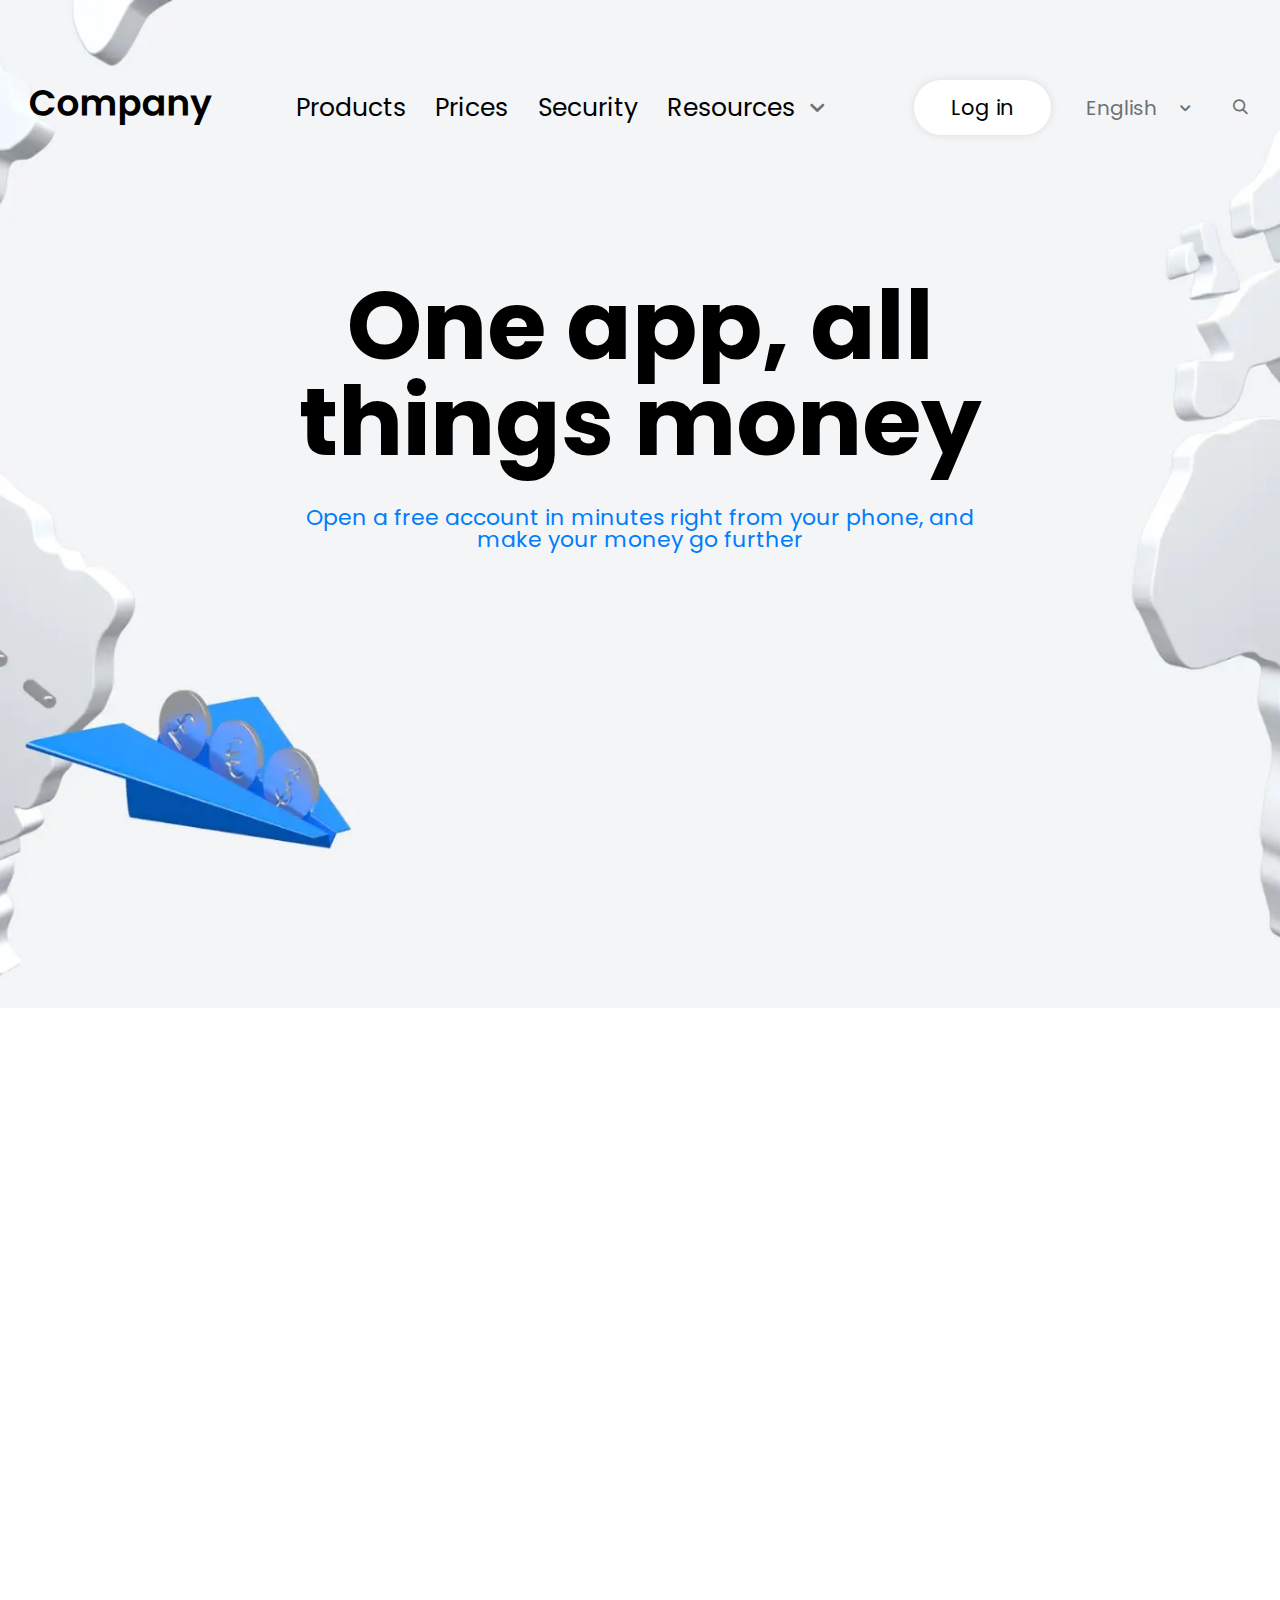
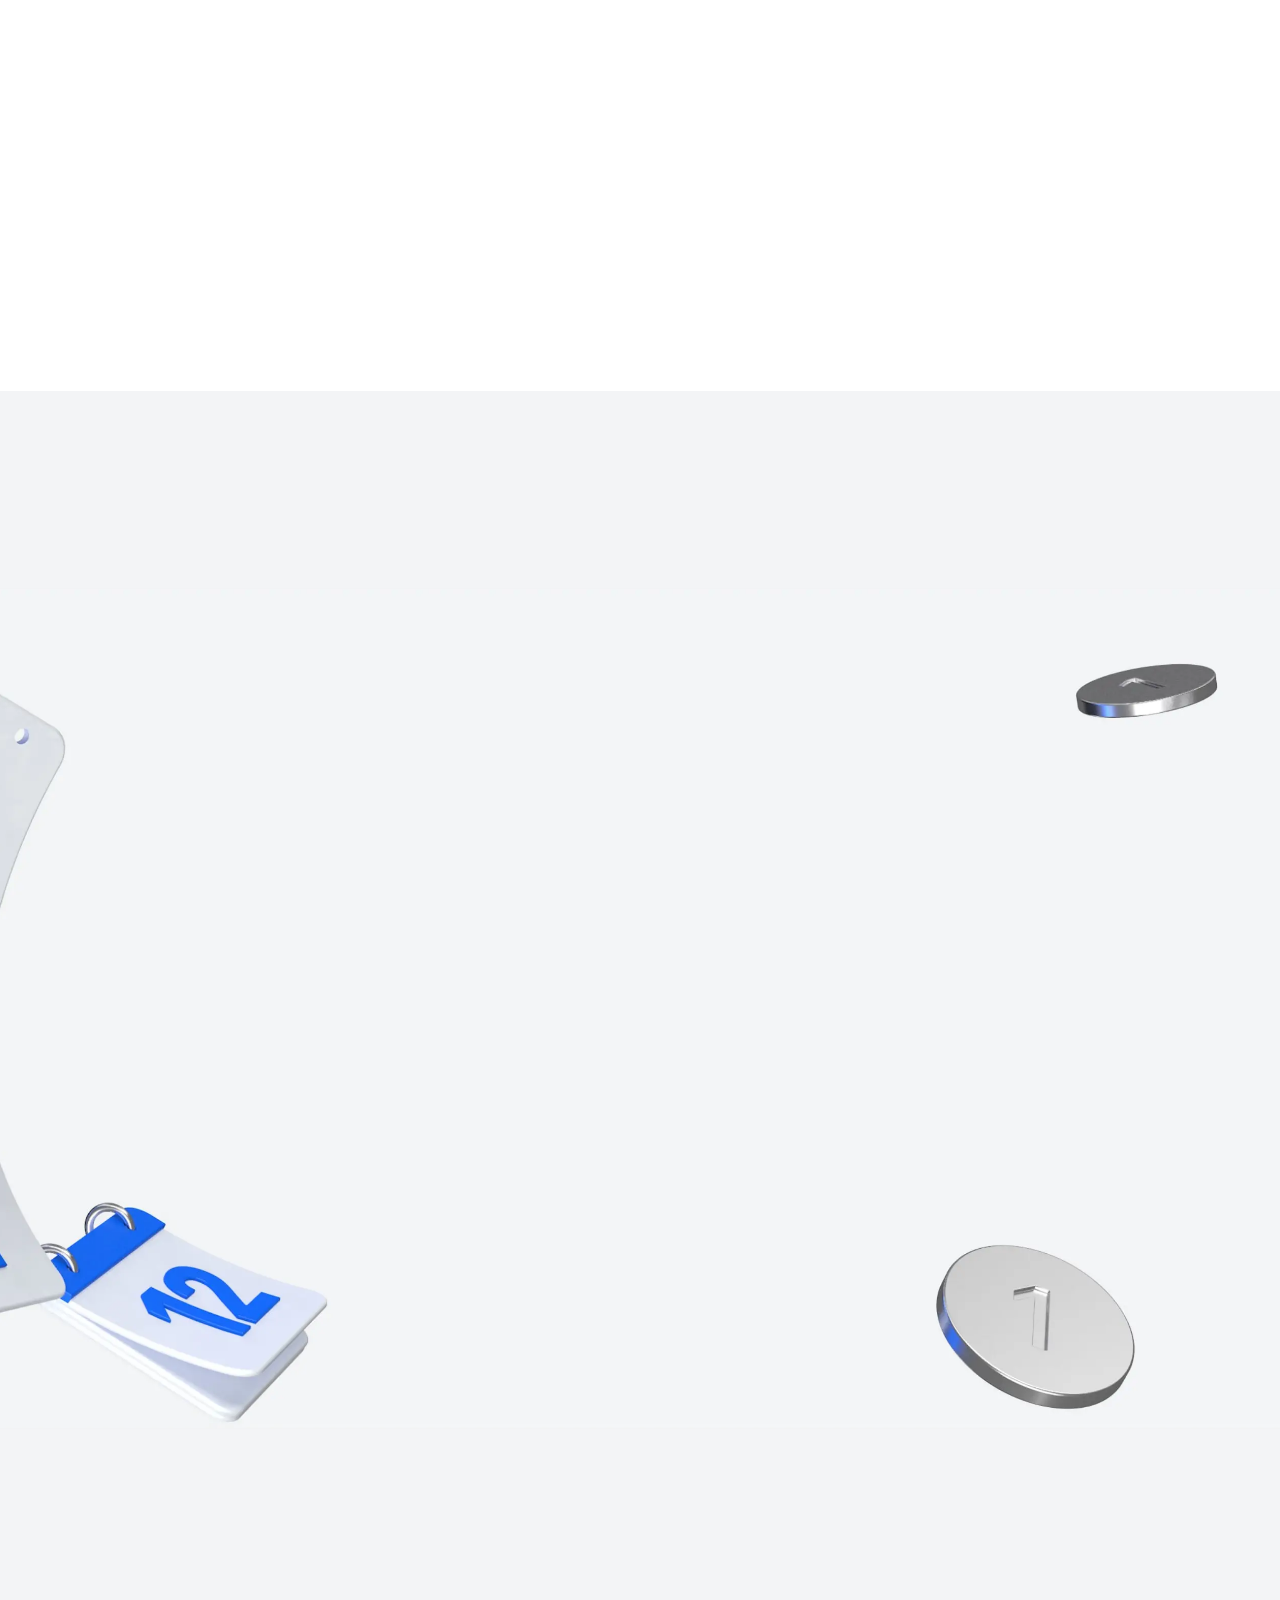
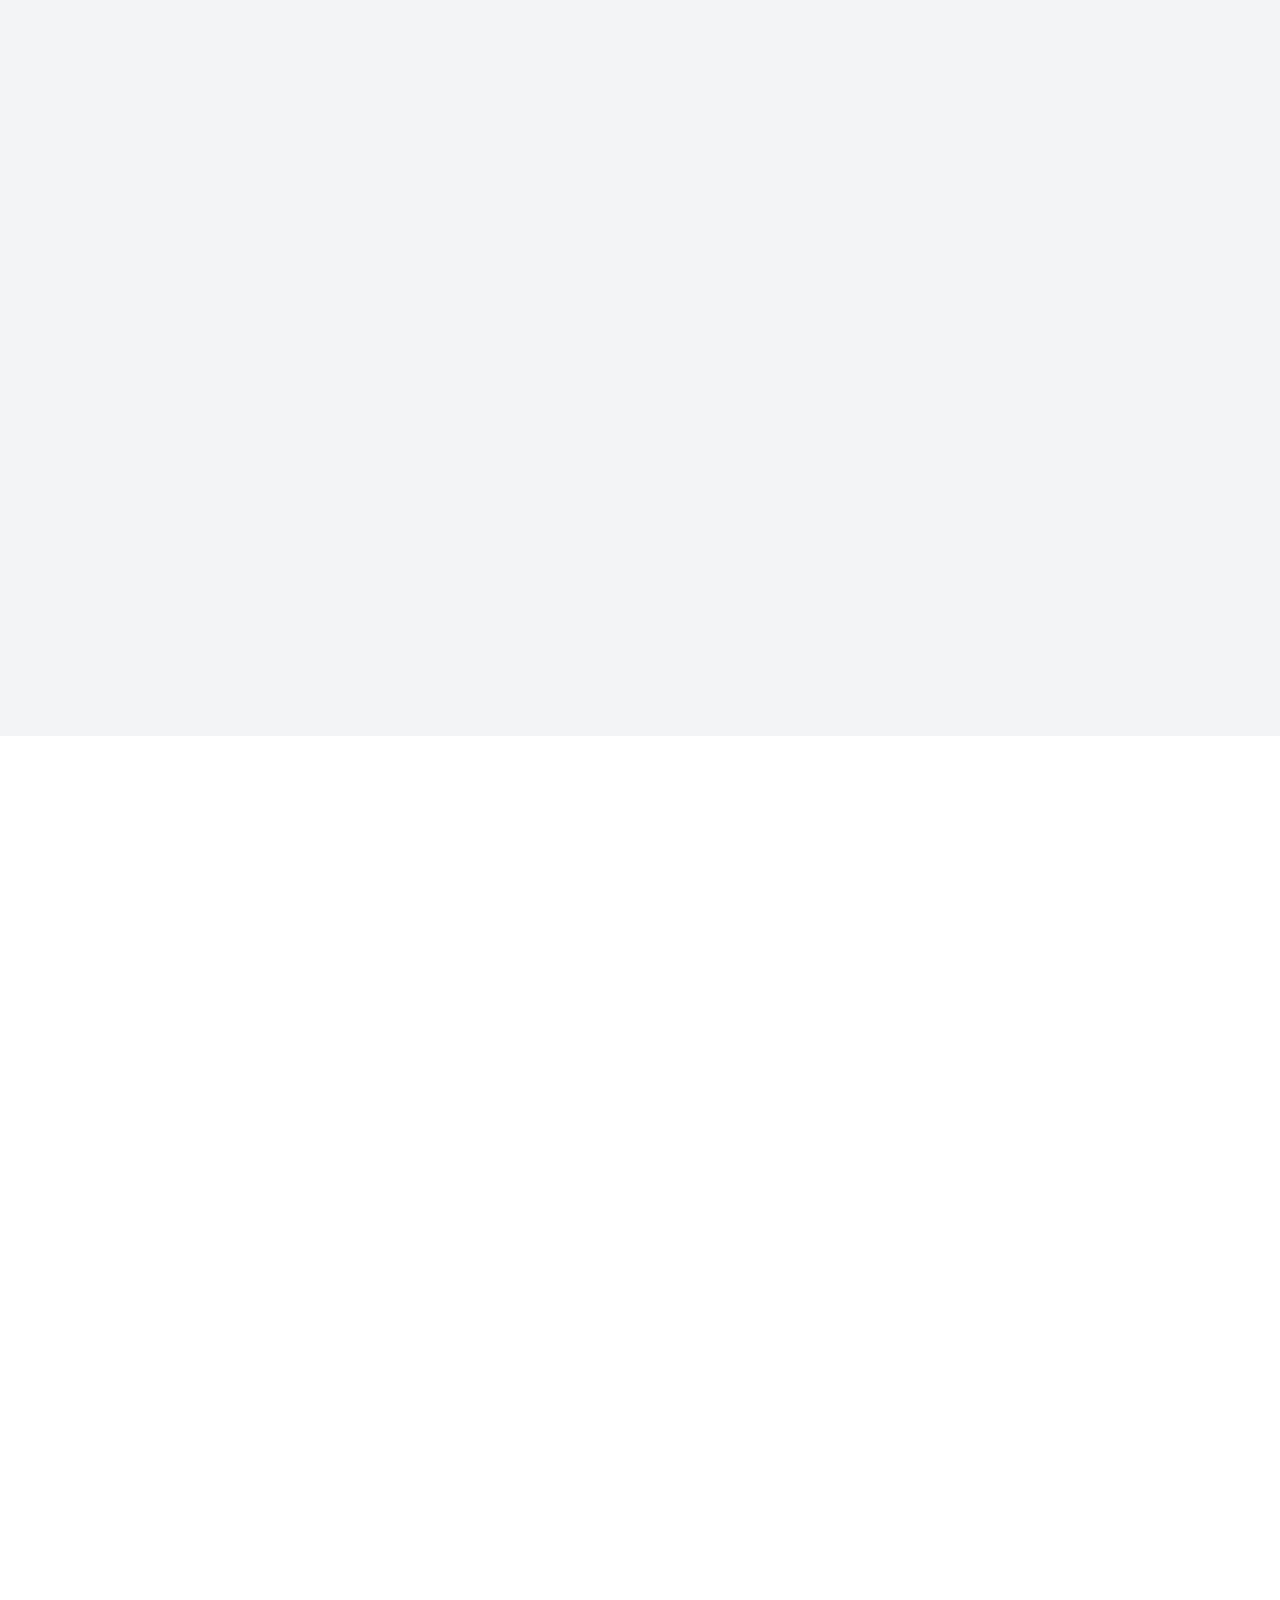
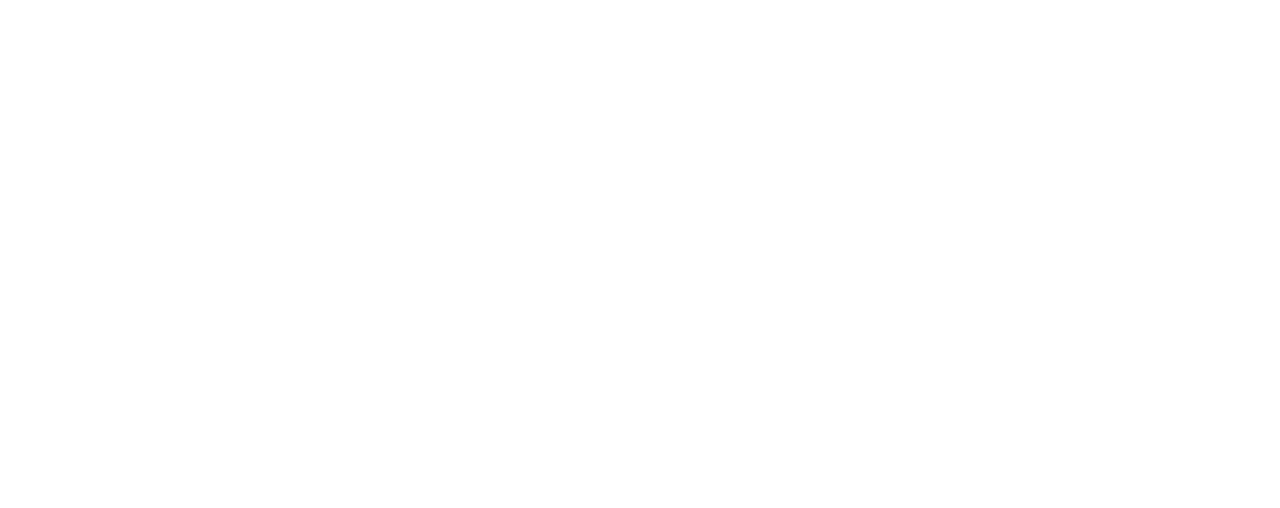
<file: index.html>
<!DOCTYPE html>
<html lang="ru">
 <head>
	<title>Main</title>
	<meta charset="UTF-8">
	<meta name="format-detection" content="telephone=no">
	<link rel="stylesheet" href="css/style.min.css?_v=20220322234123">
	<link rel="shortcut icon" href="favicon.ico">
	<!-- <meta name="robots" content="noindex, nofollow"> -->
	<!-- <meta name="viewport" content="width=device-width, initial-scale=1.0, maximum-scale=1.0, user-scalable=0"> -->
	<meta name="viewport" content="width=device-width, initial-scale=1.0">
</head>

<body>
	<div class="wrapper">
		<header class="header">
	<div class="header__container container">
		<div class="header__body">
			<a href="index.html" class="header__logo _icon-lOGO"></a>
			<div class="header__main">

				<div class="header__menu menu">
					<button type="button" class="menu__icon icon-menu">
						<span></span>
						<span></span>
						<span></span>
					</button>
					<nav class="menu__body">
						<ul data-spollers class="menu__list">
							<li class="menu__item">
								<a href="" class="menu__link">Products</a>
							</li>
							<li class="menu__item">
								<a href="" class="menu__link">Prices</a>
							</li>
							<li class="menu__item">
								<a href="" class="menu__link">Security</a>
							</li>
							<li class="menu__item">
								<a href="" data-spoller class="menu__link _icon-arrow-R">Resources</a>
								<div class="menu__spoller spoller-block">
									<div class="spoller-block__body">
										<div class="spoller-block__content">
											<a href="" class="spoller-block__title">About</a>
											<div class="spoller-block__text">We aim to continuously refine our services in highly
												dynamic
												industry</div>
										</div>
										<div class="spoller-block__content">
											<a href="" class="spoller-block__title">Careers</a>
											<div class="spoller-block__text">Come join our team and help us build the future.</div>
										</div>
										<div class="spoller-block__content">
											<a href="" class="spoller-block__title">Support</a>
											<div class="spoller-block__text">Answers to FAQs and how to contact our customer
												service
												team.</div>
										</div>
										<div class="spoller-block__content">
											<a href="" class="spoller-block__title">Blog</a>
											<div class="spoller-block__text">Aroduct announcements, company updates, and industry
												perspectives.</div>
										</div>
									</div>
								</div>
							</li>
						</ul>
						<div class="menu__actions"></div>
					</nav>
				</div>
			</div>
			<div data-da=".menu__actions,767.98" class="header__actions actions-header">
				<a href="Login.html" class="actions-header__button btn">Log in</a>
				<div class="actions-header__language">
					<select name="form[]" class="form">
						<option value="1" selected="selected">English</option>
						<option value="2">text1</option>
						<option value="3">text2</option>
						<option value="4">text3</option>
						<option value="5">text4</option>
						<option value="6">text</option>
						<option value="7">text</option>
						<option value="8">text</option>
						<option value="9">text</option>
						<option value="10">text</option>
						<option value="11">text</option>
						<option value="12">text</option>
						<option value="13">text</option>
						<option value="14">text</option>
					</select>
				</div>
				<div class="actions-header__search">
					<div class="search-form">
						<button type="button" class="search-form__icon _icon-Search"></button>
						<form name="mai" action="#" class="search-form__item">
							<div class="search-form__before"></div>
							<input autocomplete="off" type="text" name="forms" placeholder="Search" class="search-form__input">
							<input style="display: none;" name="forms" type="text">
						</form>
					</div>
				</div>
			</div>

		</div>

	</div>

</header>
		<main class="page">
			<section class="page-main main-page">
				<div class="main-page__fullscrin fullscrin">
					<div class="fullscrin__body">
						<div class="fullscrin__title _anim-items _anim-no-hide">One app, all things money
						</div>
						<div class="fullscrin__text _anim-items _anim-no-hide">Open a free account in minutes right from your
							phone, and make your
							money go further</div>
						<a href="" class="fullscrin__button button _icon-svg-gobbler _anim-items _anim-no-hide">Get
							started</a>
					</div>
				</div>
			</section>
			<section class="page-product product-page">
				<div class="product-page__container container">
					<div class="product-page__body">
						<div class="product-page__title _anim-items _anim-no-hide">PRODUCT SPECS</div>
						<div class="product-page__slider _anim-items _anim-no-hide">
							<div class="product-page__swiper">
								<div class="product-page__slide">
									<div class="product-page__image _ibg">
										<picture><source srcset="img/image/mo4/IMG1@2x.webp" type="image/webp"><img src="img/image/mo4/IMG1@2x.png" alt=""></picture>
									</div>
								</div>
								<div class="product-page__slide">
									<div class="product-page__image _ibg">
										<picture><source srcset="img/image/mo4/IMG2@2x.webp" type="image/webp"><img src="img/image/mo4/IMG2@2x.png" alt=""></picture>
									</div>
								</div>
								<div class="product-page__slide">
									<div class="product-page__image _ibg">
										<picture><source srcset="img/image/mo4/IMG3@2x.webp" type="image/webp"><img src="img/image/mo4/IMG3@2x.png" alt=""></picture>
									</div>
								</div>
								<div class="product-page__slide">
									<div class="product-page__image _ibg">
										<picture><source srcset="img/image/mo4/IMG4@2x.webp" type="image/webp"><img src="img/image/mo4/IMG4@2x.png" alt=""></picture>
									</div>
								</div>
								<div class="product-page__slide">
									<div class="product-page__image _ibg">
										<picture><source srcset="img/image/mo4/IMG5@2x.webp" type="image/webp"><img src="img/image/mo4/IMG5@2x.png" alt=""></picture>
									</div>
								</div>
								<div class="product-page__slide">
									<div class="product-page__image _ibg">
										<picture><source srcset="img/image/mo4/IMG6@2x.webp" type="image/webp"><img src="img/image/mo4/IMG6@2x.png" alt=""></picture>
									</div>
								</div>
							</div>
							<div class="product-page__controls controls-product">

								<div class="controls-product__arrows slider-arrows">
									<button type="button" class="slider-arrow slider-arrow_prev _icon-arrow-R"></button>
									<button type="button" class="slider-arrow slider-arrow_next _icon-arrow-R"></button>
								</div>
								<div class="controls-product__dotts"></div>
							</div>
						</div>
					</div>
				</div>
			</section>
			<section class="page-salary salary-page">
				<div class="salary-page__fullscrin fullscrin-salary">
					<div class="fullscrin-salary__body">
						<div class="fullscrin-salary__content _anim-items _anim-no-hide">
							<div class="fullscrin-salary__title">GET YOUR SALARY A DAY EARLY</div>
							<div class="fullscrin-salary__sub-title">You’ve earned it!</div>
						</div>
						<div class="fullscrin-salary__items">
							<div class="fullscrin-salary__row row _anim-items _anim-no-hide">
								<div class="row__content content-row">
									<div class="content-row__title">Enjoy payday brought to you a day sooner</div>
									<div class="content-row__text">Just switch your salary from your current bank to Revolut
										by simply sending a ready-made email</div>
									<a href="" class="content-row__link _icon-svg-gobbler">Get started</a>
								</div>
								<div class="row__image _ibg">
									<picture><source srcset="img/image/mo5/01-get-paid@2x.webp" type="image/webp"><img src="img/image/mo5/01-get-paid@2x.png" alt=""></picture>
								</div>
							</div>
							<div class="fullscrin-salary__row row _anim-items _anim-no-hide">
								<div class="row__content content-row">
									<div class="content-row__title">No fees, just cash</div>
									<div class="content-row__text">We won't take a penny of your hard earned cash, so you can
										fully enjoy your paycheck before everyone else!</div>
									<a href="" class="content-row__link _icon-svg-gobbler">Get started</a>
								</div>
								<div class="row__image _ibg">
									<picture><source srcset="img/image/mo5/02-no-fees@2x.webp" type="image/webp"><img src="img/image/mo5/02-no-fees@2x.png" alt=""></picture>
								</div>
							</div>
							<div class="fullscrin-salary__row row _anim-items _anim-no-hide">
								<div class="row__content content-row">
									<div class="content-row__title">No hassle – we’ve got it covered</div>
									<div class="content-row__text">Forget manual set-ups or confirmations. Once your salary's
										switched to Revolut, you'll just get your money a day early</div>
									<a href="" class="content-row__link _icon-svg-gobbler">Get started</a>
								</div>
								<div class="row__image _ibg">
									<picture><source srcset="img/image/mo5/03-no-fees@2x.webp" type="image/webp"><img src="img/image/mo5/03-no-fees@2x.png" alt=""></picture>
								</div>
							</div>
						</div>

					</div>
				</div>
			</section>
			<section class="page-mission mission-page">
				<div class="mission-page__container container">
					<div class="mission-page__title _anim-items _anim-no-hide">SECURITY IS OUR MISSION</div>
					<div class="mission-page__body">
						<div class="mission-page__item item-mission _anim-items _anim-no-hide">
							<div class="item-mission__image _ibg">
								<picture><source srcset="img/image/mo6/3D121_6-Digit-Password@2x.webp" type="image/webp"><img src="img/image/mo6/3D121_6-Digit-Password@2x.png" alt=""></picture>
							</div>
							<div class="item-mission__content content-mission">
								<div class="content-mission__title">Enjoy payday brought to you a day sooner</div>
								<div class="content-mission__text">Just switch your salary from your current bank to Revolut
									by
									simply
									sending a ready-made email</div>
								<div class="content-mission__link _icon-svg-gobbler"><span>Learn more</span></div>
							</div>
						</div>
						<div class="mission-page__item item-mission _anim-items _anim-no-hide">
							<div class="item-mission__image _ibg">
								<picture><source srcset="img/image/mo6/00-Hero-Security@2x.webp" type="image/webp"><img src="img/image/mo6/00-Hero-Security@2x.png" alt=""></picture>
							</div>
							<div class="item-mission__content content-mission">
								<div class="content-mission__title">Infrastructure Security</div>
								<div class="content-mission__text">All of our website data is transmitted over encrypted
									Transport Layer Security (TLS) connections.</div>
								<div class="content-mission__link _icon-svg-gobbler"><span>Learn more</span></div>
							</div>
						</div>
						<div class="mission-page__item item-mission _anim-items _anim-no-hide">
							<div class="item-mission__image _ibg">
								<picture><source srcset="img/image/mo6/03-Card-Data_2x.webp" type="image/webp"><img src="img/image/mo6/03-Card-Data_2x.png" alt=""></picture>
							</div>
							<div class="item-mission__content content-mission">
								<div class="content-mission__title">Internal Controls</div>
								<div class="content-mission__text">Multiple signatures are required to transfer cryptocurrency
								</div>
								<div class="content-mission__link _icon-svg-gobbler"><span>Learn more</span></div>
							</div>
						</div>
						<div class="mission-page__item item-mission _anim-items _anim-no-hide">
							<div class="item-mission__image _ibg">
								<picture><source srcset="img/image/mo6/04-Security@2x.webp" type="image/webp"><img src="img/image/mo6/04-Security@2x.png" alt=""></picture>
							</div>
							<div class="item-mission__content content-mission">
								<div class="content-mission__title">Crypto Security</div>
								<div class="content-mission__text">All private keys are stored and managed there for their
									lifetime.
								</div>
								<div class="content-mission__link _icon-svg-gobbler"><span>Learn more</span></div>
							</div>
						</div>
					</div>
				</div>
			</section>
		</main>
	</div>
	<script src="js/app.min.js?_v=20220322234123"></script>
</body>

</html>
</file>
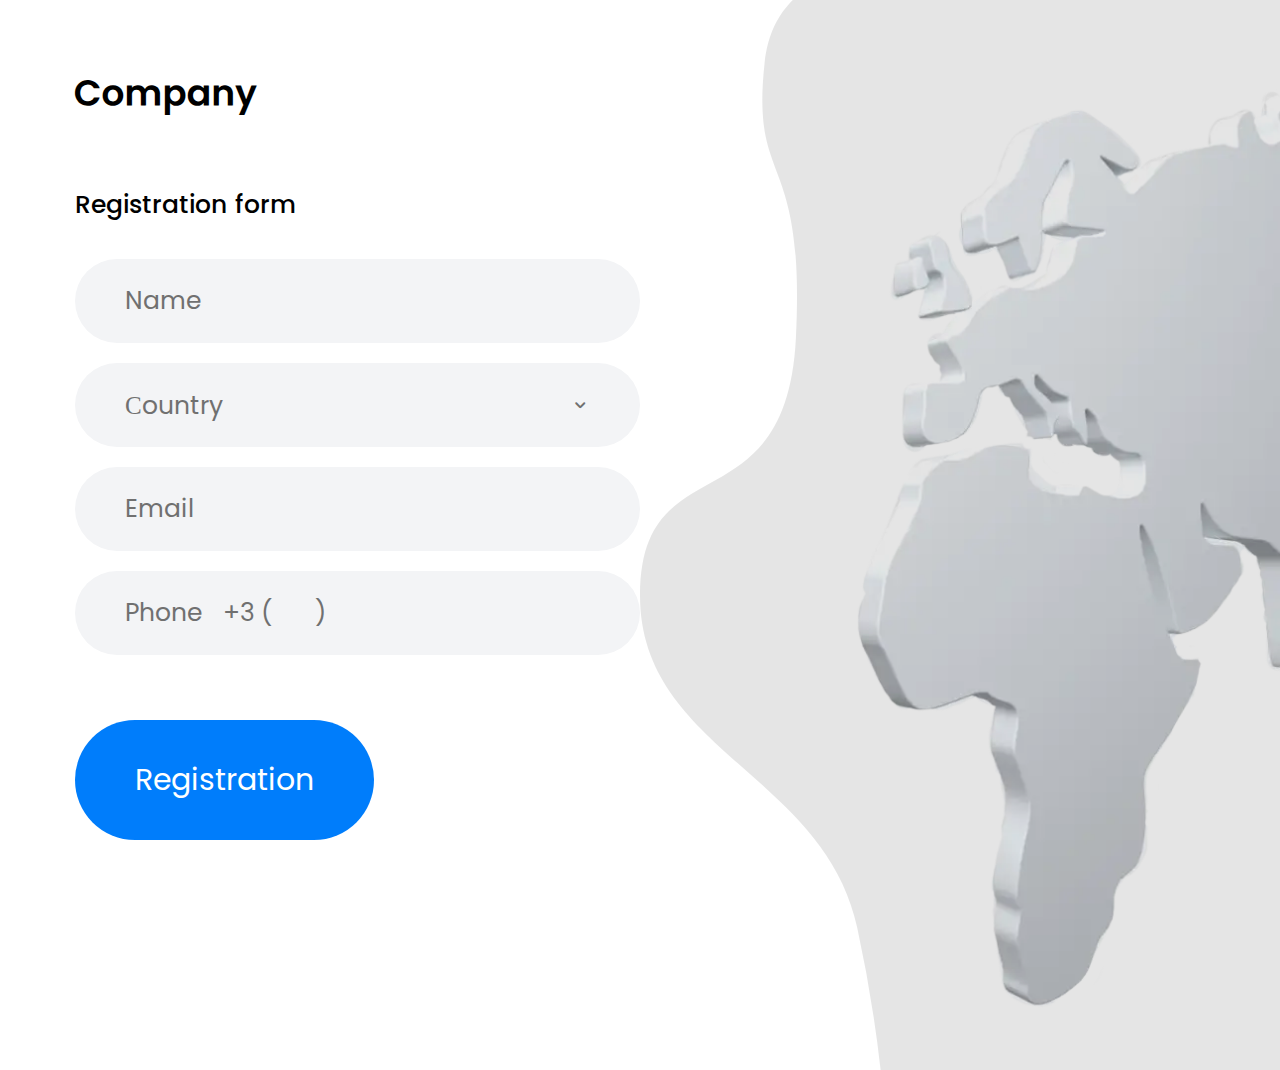
<file: Login.html>
<!DOCTYPE html>
<html lang="ru">
 <head>
	<title>Log in</title>
	<meta charset="UTF-8">
	<meta name="format-detection" content="telephone=no">
	<link rel="stylesheet" href="css/style.min.css?_v=20220322234123">
	<link rel="shortcut icon" href="favicon.ico">
	<!-- <meta name="robots" content="noindex, nofollow"> -->
	<!-- <meta name="viewport" content="width=device-width, initial-scale=1.0, maximum-scale=1.0, user-scalable=0"> -->
	<meta name="viewport" content="width=device-width, initial-scale=1.0">
</head>

<body>
	<div class="wrapper">

		<main class="page">
			<div class="page-registration registration-page">
				<div class="registration-page__fullscrin fullscrin-registration">
					<div class="fullscrin-registration__comp"></div>


					<div class="fullscrin-registration__body">
						<div class="fullscrin-registration__items">
							<div class="fullscrin-registration__welcome">
								<a href="index.html" class="fullscrin-registration__logo _icon-lOGO"></a>
								<div class="fullscrin-registration__title">Registration form
								</div>
							</div>
							<div data-da=".page-form,991.98" class="fullscrin-registration__form form-login">
								<form name="mai" action="#" class="form-login__forma _anim-items _anim-no-hide">
									<div class="form-login__item">
										<input autocomplete="off" type="text" name="forms" placeholder="Name"
											class="form-login__name inp">
									</div>
									<div class="form-login__item">
										<select name="form[]" class="form-login__sel inp">
											<option value=" 1" selected="selected">Сountry</option>
											<option value="2">text1</option>
											<option value="3">text2</option>
											<option value="4">text3</option>
											<option value="5">text4</option>
										</select>
									</div>
									<div class="form-login__item">
										<input autocomplete="off" type="text" name="forms" placeholder="Email"
											class="form-login__email inp">
									</div>
									<div class="form-login__item">

										<input id="phone-mask" autocomplete="off" type="pnone" name="forms"
											style="color: #707070;" class="form-login__phone inp">
									</div>
								</form>
								<a href="" class="form-login__button butt _anim-items _anim-no-hide">Registration</a>
							</div>
						</div>
					</div>
				</div>
			</div>
			<div class="page-form"></div>
		</main>
	</div>
	<script src="js/app.min.js?_v=20220322234123"></script>
</body>

</html>
</file>
<file: css/style.min.css>
@import url('https://fonts.googleapis.com/css2?family=Poppins:wght@400; 500;600;700&display=swap');@font-face{font-family:icons;font-display:swap;src:url(../fonts/icons.woff2) format("woff2"),url(../fonts/icons.woff) format("woff");font-weight:400;font-style:normal}.search-form__before::before,.select__option::before,.select__value:before,.slider-arrow_next::after,.spoller-block__title::after,[class*=" _icon-"]:before,[class^=_icon-]:before{font-family:icons;font-style:normal;font-weight:400;font-variant:normal;text-transform:none;line-height:1;-webkit-font-smoothing:antialiased;-moz-osx-font-smoothing:grayscale}[class*=" _icon-"]:before,[class^=_icon-]:before{display:block}._icon-fon-reg:before{content:"\e905";color:#007dfb}._icon-arrow-R:before{content:"\e900";color:#707070}._icon-check:before{content:"\e901";color:#707070}._icon-lOGO:before{content:"\e902"}._icon-Search:before{content:"\e903";color:#707070}._icon-svg-gobbler:before{content:"\e904";color:#707070}*{padding:0;margin:0;border:0}*,:after,:before{-webkit-box-sizing:border-box;box-sizing:border-box}aside,footer,header,nav,section{display:block}html{font-size:16px}body,html{height:100%;min-width:320px}body{line-height:1;font-family:Poppins;-ms-text-size-adjust:100%;-moz-text-size-adjust:100%;-webkit-text-size-adjust:100%}button,input,textarea{font-family:Poppins;font-size:inherit}input::-ms-clear{display:none}button{cursor:pointer;background-color:inherit}button::-moz-focus-inner{padding:0;border:0}a,a:visited{text-decoration:none}a:hover{text-decoration:none}ul li{list-style:none}img{vertical-align:top}h1,h2,h3,h4,h5,h6{font-weight:inherit;font-size:inherit}body{color:#000}body._lock{overflow:hidden}.wrapper{width:100%;min-height:100%;overflow:hidden;display:-webkit-box;display:-ms-flexbox;display:flex;-webkit-box-orient:vertical;-webkit-box-direction:normal;-ms-flex-direction:column;flex-direction:column}.container{max-width:1160px;margin:0 auto;padding:0 15px}._container{max-width:1160px;margin:0 auto}.button{display:-webkit-inline-box;display:-ms-inline-flexbox;display:inline-flex;-webkit-box-orient:horizontal;-webkit-box-direction:reverse;-ms-flex-direction:row-reverse;flex-direction:row-reverse;padding-left:49px;padding-right:69px;padding-top:45px;padding-bottom:45px;color:#fff;font-weight:400;font-size:30px;border-radius:62px;background-color:#007dfb}.button::before{color:#fff;margin:0 0 0 15px;font-size:25px}.btn{display:-webkit-inline-box;display:-ms-inline-flexbox;display:inline-flex;padding-left:37px;padding-right:37px;padding-top:17px;padding-bottom:17px;background-color:#fff;color:#000;-webkit-box-shadow:0 0 10px #0000001a;box-shadow:0 0 10px #0000001a;border-radius:28px;font-size:21px}.butt{display:-webkit-inline-box;display:-ms-inline-flexbox;display:inline-flex;-webkit-box-orient:horizontal;-webkit-box-direction:reverse;-ms-flex-direction:row-reverse;flex-direction:row-reverse;padding-left:60px;padding-right:60px;padding-top:45px;padding-bottom:45px;color:#fff;font-weight:400;font-size:30px;border-radius:62px;background-color:#007dfb}.select{position:relative}.select ::-webkit-scrollbar{width:0}.select__item{position:relative}.select__title{cursor:pointer}.select__value{display:-webkit-box;display:-ms-flexbox;display:flex;height:0;padding:0 0;-webkit-box-align:center;-ms-flex-align:center;align-items:center;-webkit-box-pack:justify;-ms-flex-pack:justify;justify-content:space-between;-webkit-box-orient:horizontal;-webkit-box-direction:reverse;-ms-flex-direction:row-reverse;flex-direction:row-reverse}.select__value span{color:#707070;font-size:20px;height:1em}.select__value:before{content:"\e900";-webkit-transform:rotate(90deg);-ms-transform:rotate(90deg);transform:rotate(90deg);color:#707070;font-size:18px;-webkit-transition:all .3s ease 0s;-o-transition:all .3s ease 0s;transition:all .3s ease 0s;margin-left:20px}.select__input{width:100%;background-color:transparent;height:100%}.select__options{color:#fff;position:absolute;top:20px;min-width:176px;max-height:340px;left:-25px;border:1px solid #ffffff73;border-radius:42px;background-color:rgba(177,175,175,.9);overflow:auto;padding:14px 18px 5px 18px;font-size:20px}.select__option{cursor:pointer;margin:0 0 5px 0}.select__option::before{display:-webkit-box;display:-ms-flexbox;display:flex;-webkit-box-orient:horizontal;-webkit-box-direction:reverse;-ms-flex-direction:row-reverse;flex-direction:row-reverse;-webkit-transform:translate(0,100%);-ms-transform:translate(0,100%);transform:translate(0,100%);content:"\e901";color:#fff;font-size:16px;opacity:0}.select__option.active::before{color:#fff;opacity:1}.select._active{z-index:5}.select._active .select__value:before{-webkit-transform:rotate(-90deg);-ms-transform:rotate(-90deg);transform:rotate(-90deg)}.select._active .select__options{display:block}._ibg{position:relative}._ibg img{position:absolute;width:100%;height:100%;top:0;left:0;-o-object-fit:cover;object-fit:cover}body.ie ._ibg{background-position:center;background-size:cover;background-repeat:no-repeat}body.ie ._ibg img{width:0;height:0;opacity:0;visibility:hidden}.swiper{overflow:hidden}.swiper-wrapper{width:100%;height:100%;-webkit-box-sizing:content-box;box-sizing:content-box;display:-webkit-box;display:-ms-flexbox;display:flex;position:relative}.swiper-vertical .swiper-wrapper{-webkit-box-orient:vertical;-webkit-box-direction:normal;-ms-flex-direction:column;flex-direction:column}.swiper-autoheight .swiper-wrapper{-webkit-box-align:start;-ms-flex-align:start;align-items:flex-start}.swiper-initialized .swiper-slide{-ms-flex-negative:0;flex-shrink:0}.swiper-android .swiper-slide,.swiper-android .swiper-wrapper{-webkit-transform:translate3d(0,0,0);transform:translate3d(0,0,0)}.swiper-button-lock{display:none!important}.header{padding-top:80px;z-index:5;position:absolute;top:0;left:0;width:100%}.header__container{max-width:1920px;margin:0 auto}.header__body{display:-webkit-box;display:-ms-flexbox;display:flex;-webkit-box-align:center;-ms-flex-align:center;align-items:center;min-height:50px;-webkit-box-pack:justify;-ms-flex-pack:justify;justify-content:space-between;gap:15px;width:100%;padding:0 15px}.header__main{display:-webkit-box;display:-ms-flexbox;display:flex}.header__logo{font-size:35px;display:-webkit-box;display:-ms-flexbox;display:flex;z-index:14;-webkit-box-orient:horizontal;-webkit-box-direction:reverse;-ms-flex-direction:row-reverse;flex-direction:row-reverse;-webkit-box-flex:0;-ms-flex:0 1 25%;flex:0 1 25%;color:#000}.header__actions{display:-webkit-box;display:-ms-flexbox;display:flex}.menu::before{content:"";position:fixed;width:100%;height:100px;top:-100%;right:0;background-color:rgba(248,248,248,.1);backdrop-filter:blur(16px);-webkit-backdrop-filter:blur(16px);-webkit-transition:left .5s ease 0s;-o-transition:left .5s ease 0s;transition:left .5s ease 0s;z-index:11}.menu._active::before{top:0}.menu__list{display:-webkit-box;display:-ms-flexbox;display:flex;gap:42px}.menu__item{display:-webkit-box;display:-ms-flexbox;display:flex;-webkit-box-align:center;-ms-flex-align:center;align-items:center}.menu__link{display:-webkit-box;display:-ms-flexbox;display:flex;-webkit-box-orient:horizontal;-webkit-box-direction:reverse;-ms-flex-direction:row-reverse;flex-direction:row-reverse;color:#000;font-size:30px;font-weight:400;-webkit-transition:all .3s ease 0s;-o-transition:all .3s ease 0s;transition:all .3s ease 0s}.menu__link::before{-webkit-transform:rotate(-270deg);-ms-transform:rotate(-270deg);transform:rotate(-270deg);margin:0 0 0 10px}.menu__link._active{color:#5271f3}.menu__link._active::before{-webkit-transform:rotate(-90deg);-ms-transform:rotate(-90deg);transform:rotate(-90deg);-webkit-transition:all .3s ease 0s;-o-transition:all .3s ease 0s;transition:all .3s ease 0s;color:#5271f3}.spoller-block{position:absolute;top:50px;left:150px}.spoller-block__title{color:#000;font-size:25px;display:-webkit-inline-box;display:-ms-inline-flexbox;display:inline-flex;max-width:120px;-webkit-box-align:center;-ms-flex-align:center;align-items:center;-webkit-transition:all .3s ease 0s;-o-transition:all .3s ease 0s;transition:all .3s ease 0s}.spoller-block__title:not(:last-child){margin:0 0 20px 0}.spoller-block__title::after{content:"";content:"\e904";font-size:13px;margin:0 0 0 11px;opacity:0}.spoller-block__text{color:#000;font-size:18px}.actions-header{z-index:18;display:-webkit-box;display:-ms-flexbox;display:flex;-webkit-box-align:center;-ms-flex-align:center;align-items:center;gap:35px}.search-form._active .search-form__item{top:150px;opacity:1;visibility:visible}.search-form._active .search-form__icon::before{color:#000}.search-form__icon::before{font-size:20px;color:#707070}.search-form__item{opacity:0;visibility:hidden;z-index:6;display:-webkit-box;display:-ms-flexbox;display:flex;-webkit-box-orient:horizontal;-webkit-box-direction:reverse;-ms-flex-direction:row-reverse;flex-direction:row-reverse;position:absolute;top:-100%;right:23px;-webkit-transition:all .5s ease 0s;-o-transition:all .5s ease 0s;transition:all .5s ease 0s;width:340px}.search-form__before::before{position:absolute;top:20px;right:22px;color:#707070;content:"\e903";font-size:15px}.search-form__before._active::before{color:#007dfb}.search-form__input{padding:15px 50px 15px 38px;border-radius:28px;width:100%;height:55px;color:#707070;-webkit-box-shadow:0 0 10px #007dfb;box-shadow:0 0 10px #007dfb;border-radius:28px}.search-form__input._active{border:2px solid #007dfb;-webkit-box-shadow:none;box-shadow:none;outline-style:none}.icon-menu{display:none}.no-webp .fullscrin-registration{background:url(../img/image/fon-login.png) right/cover no-repeat}.fullscrin-registration{display:-webkit-box;display:-ms-flexbox;display:flex;height:100%;-webkit-box-orient:horizontal;-webkit-box-direction:reverse;-ms-flex-direction:row-reverse;flex-direction:row-reverse;position:relative}.fullscrin-registration__comp{position:absolute;top:0;right:0;width:730px;background:url(../img/image/component.svg) left/cover no-repeat;height:100%}.fullscrin-registration__body{width:100%;max-width:1160px;margin:0 auto;padding-left:15px;padding-right:15px;padding-top:80px;padding-bottom:230px}.fullscrin-registration__welcome{display:-webkit-box;display:-ms-flexbox;display:flex;-webkit-box-orient:vertical;-webkit-box-direction:normal;-ms-flex-direction:column;flex-direction:column}.fullscrin-registration__logo{font-weight:600;font-size:35px;color:#000;margin-bottom:77px}.fullscrin-registration__title{font-weight:500;font-size:25px;color:#000;margin-bottom:42px}.form-login__forma{display:-webkit-box;display:-ms-flexbox;display:flex;-webkit-box-orient:vertical;-webkit-box-direction:normal;-ms-flex-direction:column;flex-direction:column;gap:20px;-webkit-transform:translate(0,50%);-ms-transform:translate(0,50%);transform:translate(0,50%);opacity:0;-webkit-transition:all .7s ease 0s;-o-transition:all .7s ease 0s;transition:all .7s ease 0s}.form-login__forma:not(:last-child){margin-bottom:65px}.form-login__forma._active{-webkit-transform:translate(0,0);-ms-transform:translate(0,0);transform:translate(0,0);opacity:1}.form-login__item{max-width:50%}.form-login__button{-webkit-transform:translate(0,70%);-ms-transform:translate(0,70%);transform:translate(0,70%);opacity:0;-webkit-transition:all .7s ease 0s;-o-transition:all .7s ease 0s;transition:all .7s ease 0s}.form-login__button._active{-webkit-transform:translate(0,0);-ms-transform:translate(0,0);transform:translate(0,0);opacity:1}.inp{border-radius:52px;background-color:#f3f4f6;padding:23px 50px;width:100%;color:#707070;min-height:84px;font-size:25px}.inp .select__options{width:100%;left:0;top:75px}.inp .select__title{color:#707070}.inp .select__value{padding:19px 0;display:-webkit-box;display:-ms-flexbox;display:flex;-webkit-box-pack:justify;-ms-flex-pack:justify;justify-content:space-between;color:#707070}.inp .select__value span{color:#707070;font-size:25px}.inp._active{border:2px solid #007dfb;outline-style:none}input::-webkit-input-placeholder{color:#707070}input::-moz-placeholder{color:#707070}input:-ms-input-placeholder{color:#707070}input::-ms-input-placeholder{color:#707070}input::placeholder{color:#707070}.page{-webkit-box-flex:1;-ms-flex:1 1 auto;flex:1 1 auto}.no-webp .fullscrin{background:url(../img/image/fon.png) center/cover no-repeat}.fullscrin{display:-webkit-box;display:-ms-flexbox;display:flex;height:100%;-webkit-box-align:center;-ms-flex-align:center;align-items:center}.fullscrin__body{width:100%;max-width:714px;margin:0 auto;padding-top:278px;padding-bottom:67px;padding-left:15px;padding-right:15px;text-align:right}.fullscrin__title{font-size:96px;letter-spacing:0;color:#000;font-weight:700;text-align:center;-webkit-transform:translate(0,80%);-ms-transform:translate(0,80%);transform:translate(0,80%);opacity:0;-webkit-transition:all .7s ease 0s;-o-transition:all .7s ease 0s;transition:all .7s ease 0s}.fullscrin__title:not(:last-child){margin:0 0 37px 0}.fullscrin__title._active{-webkit-transform:translate(0,0);-ms-transform:translate(0,0);transform:translate(0,0);opacity:1}.fullscrin__text{font-size:22px;letter-spacing:0;font-weight:400;text-align:center;color:#007dfb;-webkit-transform:translate(0,120%);-ms-transform:translate(0,120%);transform:translate(0,120%);opacity:0;-webkit-transition:all .7s ease .2s;-o-transition:all .7s ease .2s;transition:all .7s ease .2s}.fullscrin__text:not(:last-child){margin-bottom:270px}.fullscrin__text._active{-webkit-transform:translate(0,0);-ms-transform:translate(0,0);transform:translate(0,0);opacity:1}.fullscrin__button{-webkit-transform:translate(0,80%);-ms-transform:translate(0,80%);transform:translate(0,80%);opacity:0;-webkit-transition:all .8s ease 0s;-o-transition:all .8s ease 0s;transition:all .8s ease 0s}.fullscrin__button._active{-webkit-transform:translate(0,0);-ms-transform:translate(0,0);transform:translate(0,0);opacity:1}.product-page__container{padding-top:144px;padding-bottom:144px}.product-page__title{text-align:center;font-weight:600;color:#007dfb;text-transform:uppercase;font-size:35px;-webkit-transform:translate(0,80%);-ms-transform:translate(0,80%);transform:translate(0,80%);opacity:0;-webkit-transition:all .7s ease 0s;-o-transition:all .7s ease 0s;transition:all .7s ease 0s}.product-page__title:not(:last-child){margin:0 0 20px 0}.product-page__title._active{-webkit-transform:translate(0,0);-ms-transform:translate(0,0);transform:translate(0,0);opacity:1}.product-page__slider{-webkit-transform:translate(0,10%);-ms-transform:translate(0,10%);transform:translate(0,10%);opacity:0;-webkit-transition:all .7s ease 0s;-o-transition:all .7s ease 0s;transition:all .7s ease 0s}.product-page__slider._active{-webkit-transform:translate(0,0);-ms-transform:translate(0,0);transform:translate(0,0);opacity:1}.product-page__image{max-width:746px;padding:0 0 52% 0;margin:0 auto}.controls-product{display:-webkit-box;display:-ms-flexbox;display:flex;-webkit-box-align:center;-ms-flex-align:center;align-items:center;-webkit-box-pack:center;-ms-flex-pack:center;justify-content:center;margin:24px 0 0 0;position:relative}.controls-product__dotts{display:-webkit-box;display:-ms-flexbox;display:flex;-webkit-box-pack:center;-ms-flex-pack:center;justify-content:center;gap:15px}.controls-product .swiper-pagination-bullet{cursor:pointer;-webkit-box-flex:0;-ms-flex:0 0 28px;flex:0 0 28px;height:28px;position:relative;display:-webkit-box;display:-ms-flexbox;display:flex;-webkit-box-pack:center;-ms-flex-pack:center;justify-content:center;-webkit-box-align:center;-ms-flex-align:center;align-items:center}.controls-product .swiper-pagination-bullet:last-child{margin-right:0}.controls-product .swiper-pagination-bullet::before{content:"";position:absolute;top:0;left:0;width:100%;height:100%;border-radius:50%;border:2px solid #007dfb;-webkit-transform:scale(0);-ms-transform:scale(0);transform:scale(0)}.controls-product .swiper-pagination-bullet-active::before{-webkit-transform:scale(1);-ms-transform:scale(1);transform:scale(1)}.slider-arrow{position:absolute;top:15%}.slider-arrow_prev{left:410px}.slider-arrow_prev::before{font-size:18px;color:#707070;-webkit-transform:rotate(-180deg);-ms-transform:rotate(-180deg);transform:rotate(-180deg)}.slider-arrow_next{right:410px}.slider-arrow_next::before{font-size:18px;color:#707070}.slider-arrow_next::after{position:absolute;left:280px;bottom:325px;color:#007dfb;font-weight:600;content:"\e904";display:none}.salary-page{background-color:#f3f4f6}.no-webp .salary-page__fullscrin{background:url(../img/image/fon2.png) center/cover no-repeat}.salary-page__fullscrin{display:-webkit-box;display:-ms-flexbox;display:flex;height:100%;-webkit-box-align:center;-ms-flex-align:center;align-items:center}.fullscrin-salary__body{width:100%;max-width:1160px;padding:0 15px;margin:0 auto;padding-top:161px;padding-bottom:100px}.fullscrin-salary__content{margin-bottom:60px;-webkit-transform:translate(0,70%);-ms-transform:translate(0,70%);transform:translate(0,70%);opacity:0;-webkit-transition:all .7s ease 0s;-o-transition:all .7s ease 0s;transition:all .7s ease 0s}.fullscrin-salary__content._active{-webkit-transform:translate(0,0);-ms-transform:translate(0,0);transform:translate(0,0);opacity:1}.fullscrin-salary__title{color:#007dfb;text-transform:uppercase;text-align:center;font-weight:600;line-height:156%;font-size:35px;max-width:340px;margin:0 auto}.fullscrin-salary__title:not(:last-child){margin-bottom:30px}.fullscrin-salary__sub-title{font-weight:500;font-size:22px;text-align:center}.fullscrin-salary__items{display:-webkit-box;display:-ms-flexbox;display:flex;-webkit-box-orient:vertical;-webkit-box-direction:normal;-ms-flex-direction:column;flex-direction:column;gap:23px;max-width:1005px;margin:0 auto}.fullscrin-salary__items :nth-child(2){-webkit-box-orient:horizontal;-webkit-box-direction:reverse;-ms-flex-direction:row-reverse;flex-direction:row-reverse}.fullscrin-salary__items :nth-child(2) .row__content{-webkit-box-flex:1;-ms-flex:1 1 41%;flex:1 1 41%}.fullscrin-salary__items :nth-child(2) .row__image img{border-radius:0 90px}.fullscrin-salary__row{-webkit-transform:translate(0,15%);-ms-transform:translate(0,15%);transform:translate(0,15%);opacity:0;-webkit-transition:all .7s ease 0s;-o-transition:all .7s ease 0s;transition:all .7s ease 0s}.fullscrin-salary__row._active{-webkit-transform:translate(0,0);-ms-transform:translate(0,0);transform:translate(0,0);opacity:1}.row{display:-webkit-box;display:-ms-flexbox;display:flex;-webkit-box-pack:justify;-ms-flex-pack:justify;justify-content:space-between;gap:50px}.row__content{-webkit-box-flex:0;-ms-flex:0 1 43%;flex:0 1 43%}.row__image{-webkit-box-flex:0;-ms-flex:0 1 47.4%;flex:0 1 47.4%;padding:0 0 47% 0}.row__image img{border-radius:90px 0}.content-row{display:-webkit-box;display:-ms-flexbox;display:flex;-webkit-box-orient:vertical;-webkit-box-direction:normal;-ms-flex-direction:column;flex-direction:column;padding-top:53px;padding-bottom:80px}.content-row__title{font-weight:500;font-size:30px;color:#000}.content-row__title:not(:last-child){margin-bottom:21px}.content-row__text{color:#707070;font-size:22px;font-weight:400;-webkit-box-flex:1;-ms-flex:1 1 auto;flex:1 1 auto}.content-row__link{color:#007dfb;font-size:18px;padding:10px 22px 10px 20px;margin:-10px -22px -10px -20px;max-width:185px}.content-row__link::before{display:none;font-size:14px;color:#fafafa}.mission-page__container{padding-top:116px;padding-bottom:116px}.mission-page__title{color:#007dfb;text-transform:uppercase;text-align:center;font-weight:600;font-size:35px;-webkit-transform:translate(0,70%);-ms-transform:translate(0,70%);transform:translate(0,70%);opacity:0;-webkit-transition:all .7s ease 0s;-o-transition:all .7s ease 0s;transition:all .7s ease 0s}.mission-page__title:not(:last-child){margin-bottom:94px}.mission-page__title._active{-webkit-transform:translate(0,0);-ms-transform:translate(0,0);transform:translate(0,0);opacity:1}.mission-page__body{display:-webkit-box;display:-ms-flexbox;display:flex;-ms-flex-wrap:wrap;flex-wrap:wrap;-webkit-box-pack:center;-ms-flex-pack:center;justify-content:center;gap:50px}.mission-page__item{-webkit-box-flex:1;-ms-flex:1 1 47%;flex:1 1 47%;min-width:450px}.item-mission:nth-child(1) .content-mission__text{max-width:220px}.item-mission:nth-child(1) .content-mission__link::before{color:#007dfb}.item-mission:nth-child(1).active .content-mission__link span{display:none}.item-mission:nth-child(1).active .content-mission__link::before{display:block;z-index:2}.item-mission:nth-child(1).active .content-mission__link:hover{text-decoration:none}.item-mission:nth-child(1).active .content-mission__text{z-index:2;opacity:1;visibility:visible}.item-mission:nth-child(4) .content-mission__link::before{color:#007dfb}.item-mission:nth-child(4).active .content-mission__link span{display:none}.item-mission:nth-child(4).active .content-mission__link::before{display:block;z-index:2}.item-mission:nth-child(4).active .content-mission__link:hover{text-decoration:none}.item-mission:nth-child(4).active .content-mission__text{z-index:2;opacity:1;visibility:visible}.item-mission:nth-child(2) .content-mission__text{max-width:100%}.item-mission:nth-child(2) .content-mission__link::before{color:#fafafa}.item-mission:nth-child(2)::before{position:absolute;top:0;left:0;content:"";width:100%;height:100%;border-radius:17px;z-index:1;background-color:rgba(0,125,251,.79);backdrop-filter:blur(3px);-webkit-backdrop-filter:blur(3px);opacity:0;visibility:hidden;-webkit-transition:all .3s ease 0s;-o-transition:all .3s ease 0s;transition:all .3s ease 0s}.item-mission:nth-child(2).active .content-mission__link span{display:none}.item-mission:nth-child(2).active .content-mission__link::before{display:block;z-index:2}.item-mission:nth-child(2).active .content-mission__link:hover{text-decoration:none}.item-mission:nth-child(2).active .content-mission__text{color:#fafafa;z-index:2;opacity:1;visibility:visible}.item-mission:nth-child(2).active .content-mission__title{color:#fafafa;z-index:2}.item-mission:nth-child(2).active::before{opacity:1;visibility:visible}.item-mission:nth-child(3) .content-mission__text{max-width:100%}.item-mission:nth-child(3) .content-mission__link::before{color:#fafafa}.item-mission:nth-child(3)::before{position:absolute;top:0;left:0;content:"";width:100%;height:100%;border-radius:17px;z-index:1;background-color:rgba(0,125,251,.79);backdrop-filter:blur(3px);-webkit-backdrop-filter:blur(3px);opacity:0;visibility:hidden;-webkit-transition:all .3s ease 0s;-o-transition:all .3s ease 0s;transition:all .3s ease 0s}.item-mission:nth-child(3).active .content-mission__link span{display:none}.item-mission:nth-child(3).active .content-mission__link::before{display:block;z-index:2}.item-mission:nth-child(3).active .content-mission__link:hover{text-decoration:none}.item-mission:nth-child(3).active .content-mission__text{color:#fafafa;z-index:2;opacity:1;visibility:visible}.item-mission:nth-child(3).active .content-mission__title{color:#fafafa;z-index:2}.item-mission:nth-child(3).active::before{opacity:1;visibility:visible}.item-mission{-webkit-transform:translate(0,20%);-ms-transform:translate(0,20%);transform:translate(0,20%);opacity:0;-webkit-transition:all .7s ease 0s;-o-transition:all .7s ease 0s;transition:all .7s ease 0s}.item-mission._active{-webkit-transform:translate(0,0);-ms-transform:translate(0,0);transform:translate(0,0);opacity:1}.content-mission{display:-webkit-box;display:-ms-flexbox;display:flex;-webkit-box-orient:vertical;-webkit-box-direction:normal;-ms-flex-direction:column;flex-direction:column;height:100%}.content-mission__title{max-width:400px;font-weight:500;font-size:30px}.content-mission__title:not(:last-child){margin-bottom:20px}.content-mission__text{opacity:0;visibility:hidden;color:#707070;font-weight:400;font-size:22px;max-width:264px;-webkit-box-flex:1;-ms-flex:1 1 auto;flex:1 1 auto}.content-mission__link{cursor:pointer;color:#707070;font-weight:500;z-index:50;font-size:18px;display:-webkit-inline-box;display:-ms-inline-flexbox;display:inline-flex}.content-mission__link::before{display:none;-webkit-transform:rotate(180deg) translate(25px,0);-ms-transform:rotate(180deg) translate(25px,0);transform:rotate(180deg) translate(25px,0)}@media (min-width:479.98px){.item-mission:nth-child(3){background-color:#f3f4f6}.item-mission{border:1px solid #e1e1e1;border-radius:17px;position:relative}.item-mission__image{padding:0 0 89% 0}.item-mission__content{position:absolute;top:0;padding:50px 0 80px 0;left:48px}.content-mission__title{height:78px}}@media (min-width:767.98px){.fullscrin-salary__items :nth-child(2) .content-row{padding-left:0;padding-right:10px}.fullscrin-salary__items :nth-child(2) .content-row__title:not(:last-child){margin:0 0 60px 0}.content-row{padding-left:30px}}@media (min-width:1160px){.menu__list{gap:calc(10px + 32 * ((100vw - 320px)/ 1600))}}@media (min-width:1180px){.menu{display:-webkit-box;display:-ms-flexbox;display:flex;-webkit-box-align:center;-ms-flex-align:center;align-items:center;position:relative}.menu__link{font-size:25px}.spoller-block{z-index:10;position:absolute;top:50px;left:-70px;-webkit-box-shadow:0 0 10px #acacac63;box-shadow:0 0 10px #acacac63;border:1px solid #fff;border-radius:42px;padding:50px 68px 10px 74px;-webkit-column-gap:10px;-moz-column-gap:10px;column-gap:10px;min-width:842px;max-width:842px;-webkit-backdrop-filter:blur(50px);backdrop-filter:blur(50px);background-color:rgba(255,255,255,.6)}.spoller-block__body{display:-webkit-box;display:-ms-flexbox;display:flex;-ms-flex-wrap:wrap;flex-wrap:wrap}.spoller-block__content{display:-webkit-box;display:-ms-flexbox;display:flex;-webkit-box-orient:vertical;-webkit-box-direction:normal;-ms-flex-direction:column;flex-direction:column;-webkit-box-flex:1;-ms-flex:1 1 345px;flex:1 1 345px;margin:0 0 60px 0}}@media (max-width:1500px){.fullscrin-registration__comp{width:50%}}@media (max-width:1350px){.header__logo{-webkit-box-flex:0;-ms-flex:none;flex:none}}@media (max-width:1180px){.header{padding-top:40px}.header__logo{font-size:22px}.header__actions{margin:0 50px 0 0}.menu__body{background-color:rgba(248,248,248,.5);backdrop-filter:blur(50px);-webkit-backdrop-filter:blur(50px);overflow:auto;position:fixed;width:100%;height:100%;overflow:auto;top:-100%;right:0;z-index:10;padding:110px 30px 50px 30px;-webkit-transition:all .5s ease 0s;-o-transition:all .5s ease 0s;transition:all .5s ease 0s}.menu__body._active{top:0}.menu__list{-webkit-box-orient:vertical;-webkit-box-direction:normal;-ms-flex-direction:column;flex-direction:column;gap:35px}.menu__item{position:relative}.spoller-block__title{font-size:18px}.spoller-block__text{display:none}.search-form._active .search-form__item{top:110px}.icon-menu{display:block;position:absolute;top:55px;right:29px;width:30px;height:18px;cursor:pointer;z-index:15}.icon-menu span{-webkit-transition:all .3s ease 0s;-o-transition:all .3s ease 0s;transition:all .3s ease 0s;top:calc(50% - 1px);left:0;position:absolute;width:100%;height:2px;background-color:#007dfb}.icon-menu span:first-child{top:0}.icon-menu span:last-child{top:auto;bottom:0}.icon-menu._active span{-webkit-transform:scale(0);-ms-transform:scale(0);transform:scale(0)}.icon-menu._active span:first-child{-webkit-transform:rotate(-45deg);-ms-transform:rotate(-45deg);transform:rotate(-45deg);top:calc(50% - 1px)}.icon-menu._active span:last-child{-webkit-transform:rotate(45deg);-ms-transform:rotate(45deg);transform:rotate(45deg);bottom:calc(50% - 1px)}}@media (max-width:1180px) and (max-width:479.98px){.menu__body{padding-top:90px}.icon-menu{top:35px;right:15px}}@media (max-width:1180px) and (max-width:1160px){.menu__list{gap:calc(25px + 10 * ((100vw - 320px)/ 840))}}@media (max-width:1172px){._container{max-width:970px}}@media (max-width:1160px){.button{padding-left:calc(24px + 25 * ((100vw - 320px)/ 840))}.button{padding-right:calc(44px + 25 * ((100vw - 320px)/ 840))}.button{padding-top:calc(20px + 25 * ((100vw - 320px)/ 840))}.button{padding-bottom:calc(20px + 25 * ((100vw - 320px)/ 840))}.button{font-size:calc(15px + 15 * ((100vw - 320px)/ 840))}.button::before{font-size:calc(12px + 13 * ((100vw - 320px)/ 840))}.btn{padding-left:calc(22px + 15 * ((100vw - 320px)/ 840))}.btn{padding-right:calc(22px + 15 * ((100vw - 320px)/ 840))}.btn{padding-top:calc(10px + 7 * ((100vw - 320px)/ 840))}.btn{padding-bottom:calc(10px + 7 * ((100vw - 320px)/ 840))}.btn{font-size:calc(14px + 7 * ((100vw - 320px)/ 840))}.butt{padding-left:calc(14px + 46 * ((100vw - 320px)/ 840))}.butt{padding-right:calc(14px + 46 * ((100vw - 320px)/ 840))}.butt{padding-top:calc(28px + 17 * ((100vw - 320px)/ 840))}.butt{padding-bottom:calc(28px + 17 * ((100vw - 320px)/ 840))}.butt{font-size:calc(20px + 10 * ((100vw - 320px)/ 840))}.select__value span{font-size:calc(18px + 2 * ((100vw - 320px)/ 840))}.select__value:before{margin-left:calc(5px + 15 * ((100vw - 320px)/ 840))}.header__body{gap:calc(10px + 5 * ((100vw - 320px)/ 840))}.header__logo{font-size:calc(10px + 25 * ((100vw - 320px)/ 840))}.spoller-block__title{font-size:calc(18px + 7 * ((100vw - 320px)/ 840))}.spoller-block__text{font-size:calc(14px + 4 * ((100vw - 320px)/ 840))}.actions-header{gap:calc(10px + 25 * ((100vw - 320px)/ 840))}.fullscrin-registration__body{padding-top:calc(40px + 40 * ((100vw - 320px)/ 840))}.fullscrin-registration__body{padding-bottom:calc(80px + 150 * ((100vw - 320px)/ 840))}.fullscrin-registration__logo{font-size:calc(30px + 5 * ((100vw - 320px)/ 840))}.fullscrin-registration__logo{margin-bottom:calc(20px + 57 * ((100vw - 320px)/ 840))}.fullscrin-registration__title{font-size:calc(20px + 5 * ((100vw - 320px)/ 840))}.fullscrin-registration__title{margin-bottom:calc(22px + 20 * ((100vw - 320px)/ 840))}.form-login__forma:not(:last-child){margin-bottom:calc(40px + 25 * ((100vw - 320px)/ 840))}.inp{font-size:calc(20px + 5 * ((100vw - 320px)/ 840))}.inp .select__value span{font-size:calc(20px + 5 * ((100vw - 320px)/ 840))}.fullscrin__body{padding-top:calc(80px + 198 * ((100vw - 320px)/ 840))}.fullscrin__body{padding-bottom:calc(40px + 27 * ((100vw - 320px)/ 840))}.fullscrin__title{font-size:calc(20px + 76 * ((100vw - 320px)/ 840))}.fullscrin__text{font-size:calc(14px + 8 * ((100vw - 320px)/ 840))}.fullscrin__text:not(:last-child){margin-bottom:calc(37px + 233 * ((100vw - 320px)/ 840))}.product-page__container{padding-top:calc(60px + 84 * ((100vw - 320px)/ 840))}.product-page__container{padding-bottom:calc(60px + 84 * ((100vw - 320px)/ 840))}.product-page__title{font-size:calc(18px + 17 * ((100vw - 320px)/ 840))}.slider-arrow_prev{left:calc(10px + 400 * ((100vw - 320px)/ 840))}.slider-arrow_next{right:calc(10px + 400 * ((100vw - 320px)/ 840))}.slider-arrow_next::after{left:calc(-15px + 295 * ((100vw - 320px)/ 840))}.slider-arrow_next::after{bottom:calc(70px + 255 * ((100vw - 320px)/ 840))}.fullscrin-salary__body{padding-top:calc(80px + 81 * ((100vw - 320px)/ 840))}.fullscrin-salary__body{padding-bottom:calc(40px + 60 * ((100vw - 320px)/ 840))}.fullscrin-salary__content{margin-bottom:calc(30px + 30 * ((100vw - 320px)/ 840))}.fullscrin-salary__title{font-size:calc(25px + 10 * ((100vw - 320px)/ 840))}.fullscrin-salary__title:not(:last-child){margin-bottom:calc(15px + 15 * ((100vw - 320px)/ 840))}.fullscrin-salary__sub-title{font-size:calc(16px + 6 * ((100vw - 320px)/ 840))}.row{gap:calc(25px + 25 * ((100vw - 320px)/ 840))}.content-row{padding-top:calc(25px + 28 * ((100vw - 320px)/ 840))}.content-row{padding-bottom:calc(50px + 30 * ((100vw - 320px)/ 840))}.content-row__title{font-size:calc(20px + 10 * ((100vw - 320px)/ 840))}.content-row__title:not(:last-child){margin-bottom:calc(10px + 11 * ((100vw - 320px)/ 840))}.content-row__text{font-size:calc(16px + 6 * ((100vw - 320px)/ 840))}.mission-page__container{padding-top:calc(50px + 66 * ((100vw - 320px)/ 840))}.mission-page__container{padding-bottom:calc(50px + 66 * ((100vw - 320px)/ 840))}.mission-page__title{font-size:calc(25px + 10 * ((100vw - 320px)/ 840))}.mission-page__title:not(:last-child){margin-bottom:calc(30px + 64 * ((100vw - 320px)/ 840))}.mission-page__body{gap:calc(20px + 30 * ((100vw - 320px)/ 840))}.content-mission__title{font-size:calc(20px + 10 * ((100vw - 320px)/ 840))}.content-mission__title:not(:last-child){margin-bottom:calc(10px + 10 * ((100vw - 320px)/ 840))}.content-mission__text{font-size:calc(14px + 8 * ((100vw - 320px)/ 840))}.content-mission__link{font-size:calc(14px + 4 * ((100vw - 320px)/ 840))}}@media (max-width:991.98px){._container{max-width:750px}.fullscrin-registration{height:550px}.fullscrin-registration__comp{-webkit-transform:rotate(-90deg);-ms-transform:rotate(-90deg);transform:rotate(-90deg);width:100%;height:1110px;top:-300px}.fullscrin-registration__welcome{position:absolute;top:35%;left:0;padding:0 15px}.form-login__item{max-width:100%}.page-form{padding-top:300px;padding-bottom:100px;padding-left:15px;padding-right:15px}.product-page__image{padding:0 0 60% 0}}@media (max-width:991.98px) and (max-width:1160px){.fullscrin-registration{height:calc(230px + 320 * ((100vw - 320px)/ 840))}.fullscrin-registration__comp{height:calc(600px + 510 * ((100vw - 320px)/ 840))}.fullscrin-registration__comp{top:calc(-180px + -120 * ((100vw - 320px)/ 840))}.page-form{padding-top:calc(50px + 250 * ((100vw - 320px)/ 840))}.page-form{padding-bottom:calc(50px + 50 * ((100vw - 320px)/ 840))}}@media (max-width:767.98px){._container{max-width:none;padding:0 10px}.select__options{max-height:280px;top:-310px}.header__logo{font-size:30px}.header__actions{margin:0}.menu__actions{margin:70% 0 0 0;position:relative}.actions-header{display:-webkit-box;display:-ms-flexbox;display:flex;-webkit-box-pack:center;-ms-flex-pack:center;justify-content:center;gap:80px}.search-form._active .search-form__item{top:-180%}.search-form__item{top:120%;left:0;width:100%}.fullscrin-registration__comp{width:86%}.form-login__button{display:-webkit-box;display:-ms-flexbox;display:flex;-webkit-box-pack:center;-ms-flex-pack:center;justify-content:center;max-width:280px;margin:0 auto}.controls-product{margin:30px 0 0 0}.controls-product__dotts{gap:20px}.controls-product .swiper-pagination-bullet{-webkit-box-flex:0;-ms-flex:0 1 28px;flex:0 1 28px}.controls-product .swiper-pagination-bullet::before{display:none}.controls-product .swiper-pagination-bullet::after{content:"";width:11px;height:11px;background-color:#a0acd1;border-radius:50%}.controls-product .swiper-pagination-bullet-active::after{content:"";width:11px;height:11px;border-radius:50%;background-color:#007dfb}.slider-arrow_prev::before{display:none}.slider-arrow_next::before{display:none}.slider-arrow_next::after{display:block}.swiper-slide-next{position:relative}.swiper-slide-next::before{content:"";position:absolute;top:0;left:0;width:100%;height:100%;-webkit-backdrop-filter:blur(2px);backdrop-filter:blur(2px);background-color:rgba(255,255,255,0);z-index:1}.fullscrin-salary__items{gap:55px}.fullscrin-salary__items :nth-child(2){-webkit-box-orient:vertical;-webkit-box-direction:reverse;-ms-flex-direction:column-reverse;flex-direction:column-reverse}.row{-webkit-box-orient:vertical;-webkit-box-direction:reverse;-ms-flex-direction:column-reverse;flex-direction:column-reverse}.row__image{padding:0 0 90% 0}.content-row{max-width:79%}.content-row{padding-bottom:0}.content-row__title:not(:last-child){margin-bottom:50px}.content-row__text:not(:last-child){margin-bottom:50px}}@media (max-width:767.98px) and (max-width:1160px){.actions-header{gap:calc(20px + 60 * ((100vw - 320px)/ 840))}.fullscrin-salary__items{gap:calc(30px + 25 * ((100vw - 320px)/ 840))}.content-row__title:not(:last-child){margin-bottom:calc(15px + 35 * ((100vw - 320px)/ 840))}.content-row__text:not(:last-child){margin-bottom:calc(15px + 35 * ((100vw - 320px)/ 840))}}@media (max-width:479.98px){.header{padding-top:20px}.menu::before{height:80px}.actions-header{-webkit-box-pack:justify;-ms-flex-pack:justify;justify-content:space-between}.search-form__before::before{top:16px}.search-form__input{height:45px}.fullscrin-registration__welcome{top:25%}.inp{min-height:50px;max-height:70px;padding:23px 28px}.inp .select__options{max-height:150px;border-radius:25px}.inp .select__value{padding:12px 0}.fullscrin__body{padding-top:100px}.mission-page__title:not(:last-child){margin:0 0 50px 0}.mission-page__item{min-width:100%}.item-mission:nth-child(1) .content-mission__text{max-width:100%}.item-mission:nth-child(4){background-color:#f3f4f6}.item-mission:nth-child(2){background-color:#f3f4f6}.item-mission{border-radius:17px}.item-mission__content{padding:15px 5px 15px 15px;max-width:320px}.content-mission__title:not(:last-child){margin:0 0 20px 0}.content-mission__text{opacity:1;visibility:visible}.content-mission__link{display:none}}@media (min-width:479.98px) and (max-width:1160px){.content-mission__title{height:calc(40px + 38 * ((100vw - 320px)/ 840))}}@media (any-hover:hover){.button:hover{color:#000;background-color:#fff;-webkit-box-shadow:0 0 10px #007dfb;box-shadow:0 0 10px #007dfb;-webkit-transition:all .3s ease 0s;-o-transition:all .3s ease 0s;transition:all .3s ease 0s}.button:hover::before{color:#000}.btn:hover{-webkit-box-shadow:0 0 10px #007dfb;box-shadow:0 0 10px #007dfb;-webkit-transition:all .4s ease 0s;-o-transition:all .4s ease 0s;transition:all .4s ease 0s}.butt:hover{color:#000;background-color:#fff;-webkit-box-shadow:0 0 10px #007dfb;box-shadow:0 0 10px #007dfb;-webkit-transition:all .3s ease 0s;-o-transition:all .3s ease 0s;transition:all .3s ease 0s}.select__option:hover{color:#007dfb}.select__option:hover::before{color:#007dfb;opacity:1}.menu__link:hover{color:#5271f3}.menu__link:hover::before{color:#5271f3}.spoller-block__title:hover{color:#5271f3}.spoller-block__title:hover::after{opacity:1}.search-form__icon:hover::before{-webkit-transition:all .3s ease 0s;-o-transition:all .3s ease 0s;transition:all .3s ease 0s;color:#000}.content-row__link:hover{display:-webkit-box;display:-ms-flexbox;display:flex;-webkit-box-orient:horizontal;-webkit-box-direction:reverse;-ms-flex-direction:row-reverse;flex-direction:row-reverse;-webkit-box-pack:justify;-ms-flex-pack:justify;justify-content:space-between;-webkit-box-align:center;-ms-flex-align:center;align-items:center;color:#fafafa;padding:10px 22px 10px 20px;border-radius:23px;-webkit-transition:all .4s ease 0s;-o-transition:all .4s ease 0s;transition:all .4s ease 0s;background-color:#007dfb}.content-row__link:hover::before{display:block}.content-mission__link:hover{text-decoration:underline}}.webp .fullscrin-registration{background:url(../img/image/fon-login.webp) right/cover no-repeat}.webp .fullscrin{background:url(../img/image/fon.webp) center/cover no-repeat}.webp .salary-page__fullscrin{background:url(../img/image/fon2.webp) center/cover no-repeat}
</file>
